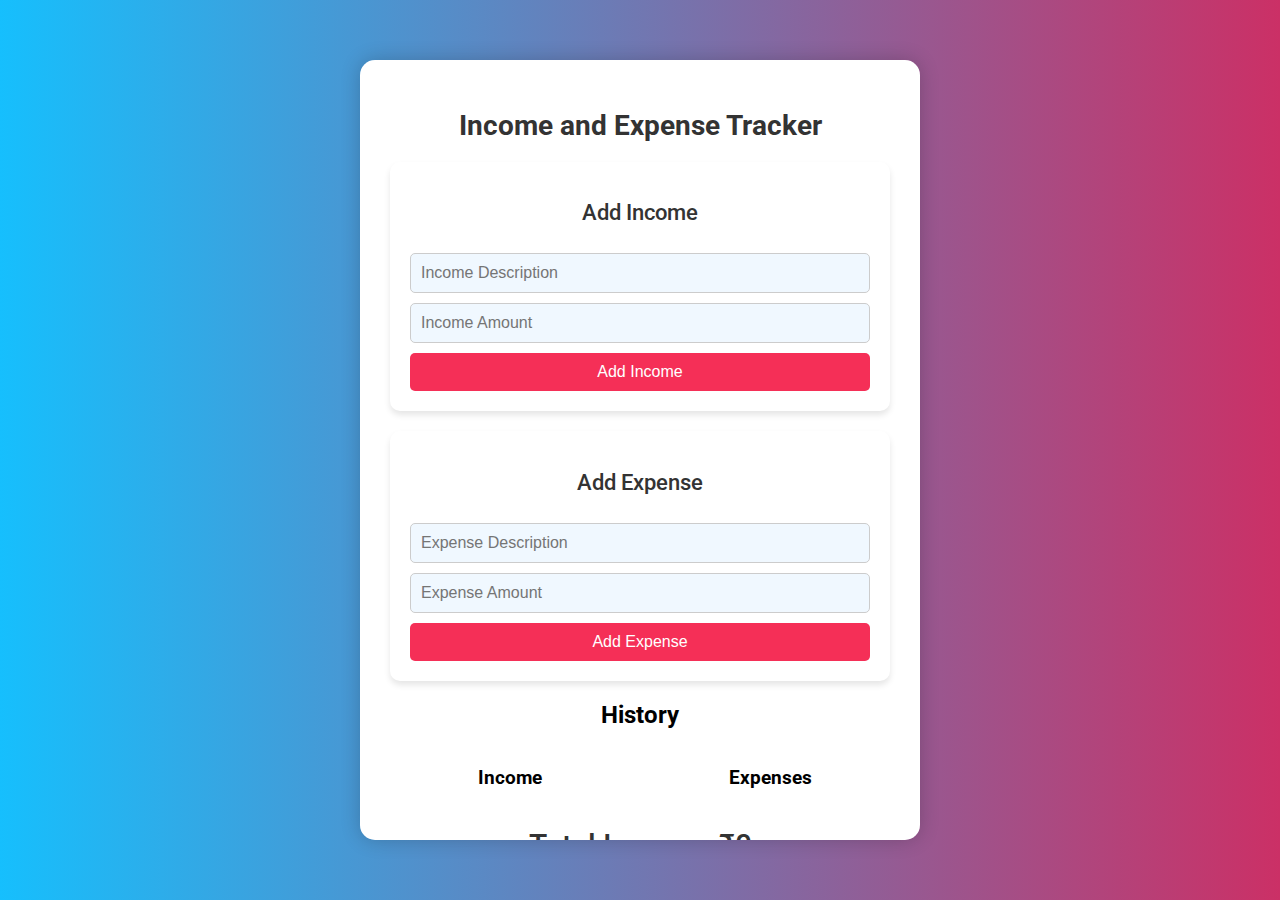
<file: EXPENSE TRACKER/index.html>
<!DOCTYPE html>
<html lang="en">
<head>
    <meta charset="UTF-8">
    <meta name="viewport" content="width=device-width, initial-scale=1.0">
    <title>Income and Expense Tracker</title>
    <link rel="stylesheet" href="style.css">
    <link rel="icon" href="icon.jpg">
    <link href="https://fonts.googleapis.com/css2?family=Roboto:wght@400;500;700&display=swap" rel="stylesheet">
</head>
<body>
    <div class="container">
        <h1>Income and Expense Tracker</h1>
        <div class="form-container">
            <div class="income-form">
                <h2>Add Income</h2>
                <input type="text" id="incomeDescription" placeholder="Income Description">
                <input type="number" id="incomeAmount" placeholder="Income Amount">
                <button id="addIncomeBtn">Add Income</button>
            </div>
            <div class="expense-form">
                <h2>Add Expense</h2>
                <input type="text" id="description" placeholder="Expense Description">
                <input type="number" id="amount" placeholder="Expense Amount">
                <button id="addExpenseBtn">Add Expense</button>
            </div>
        </div>
        <div class="history">
            <h2>History</h2>
            <div class="history-table">
                <div class="income-column">
                    <h3>Income</h3>
                    <ul id="incomeList"></ul>
                </div>
                <div class="expense-column">
                    <h3>Expenses</h3>
                    <ul id="expenseList"></ul>
                </div>
            </div>
        </div>
        <div class="total">
            <h2>Total Income: ₹<span id="totalIncome">0</span></h2>
            <h2>Total Expense: ₹<span id="totalExpense">0</span></h2>
            <h2>Net Amount: ₹<span id="netAmount">0</span></h2>
        </div>
    </div>
    <script src="script.js"></script>
</body>
</html>
</file>
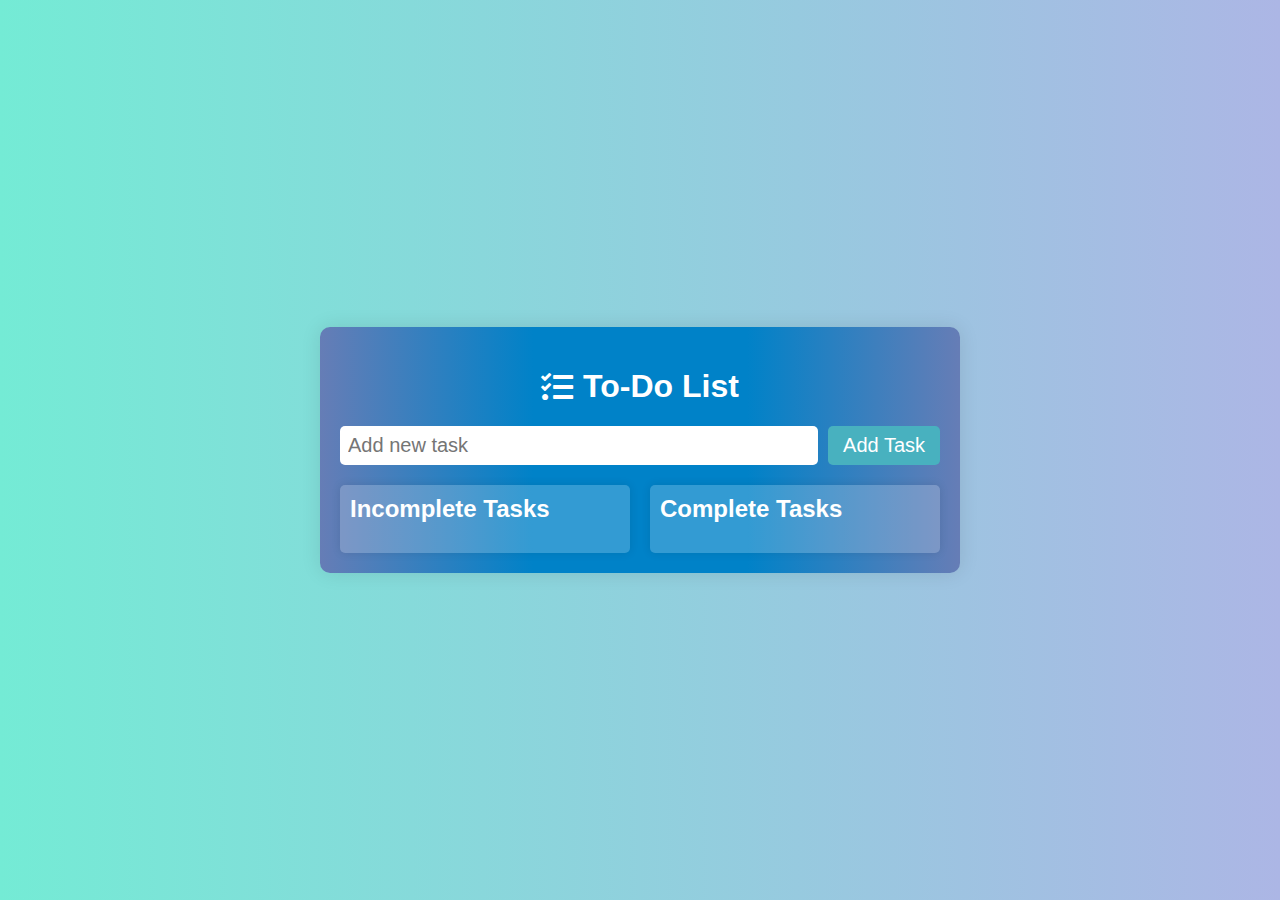
<file: TO-DO LIST/index.html>
<!DOCTYPE html>
<html lang="en">
<head>
<meta charset="UTF-8">
<meta name="viewport" content="width=device-width, initial-scale=1.0">
<title>To-Do List App</title>
<link rel="stylesheet" href="style.css">
<link rel="stylesheet" href="https://cdnjs.cloudflare.com/ajax/libs/font-awesome/5.15.4/css/all.min.css">
</head>
<body>
<div class="center-screen">
    <div class="container">
        <div class="header">
            <h1><i class="fas fa-tasks"></i> To-Do List</h1>
        </div>
        <div class="input-section">
            <input type="text" id="taskInput" placeholder="Add new task">
            <button id="addTaskBtn">Add Task</button>
        </div>
        <div class="sections">
            <div class="section">
                <h2>Incomplete Tasks</h2>
                <ul id="incompleteTasks"></ul>
            </div>
            <div class="section">
                <h2>Complete Tasks</h2>
                <ul id="completeTasks"></ul>
            </div>
        </div>
    </div>
</div>
<script src="script.js"></script>
</body>
</html>
</file>
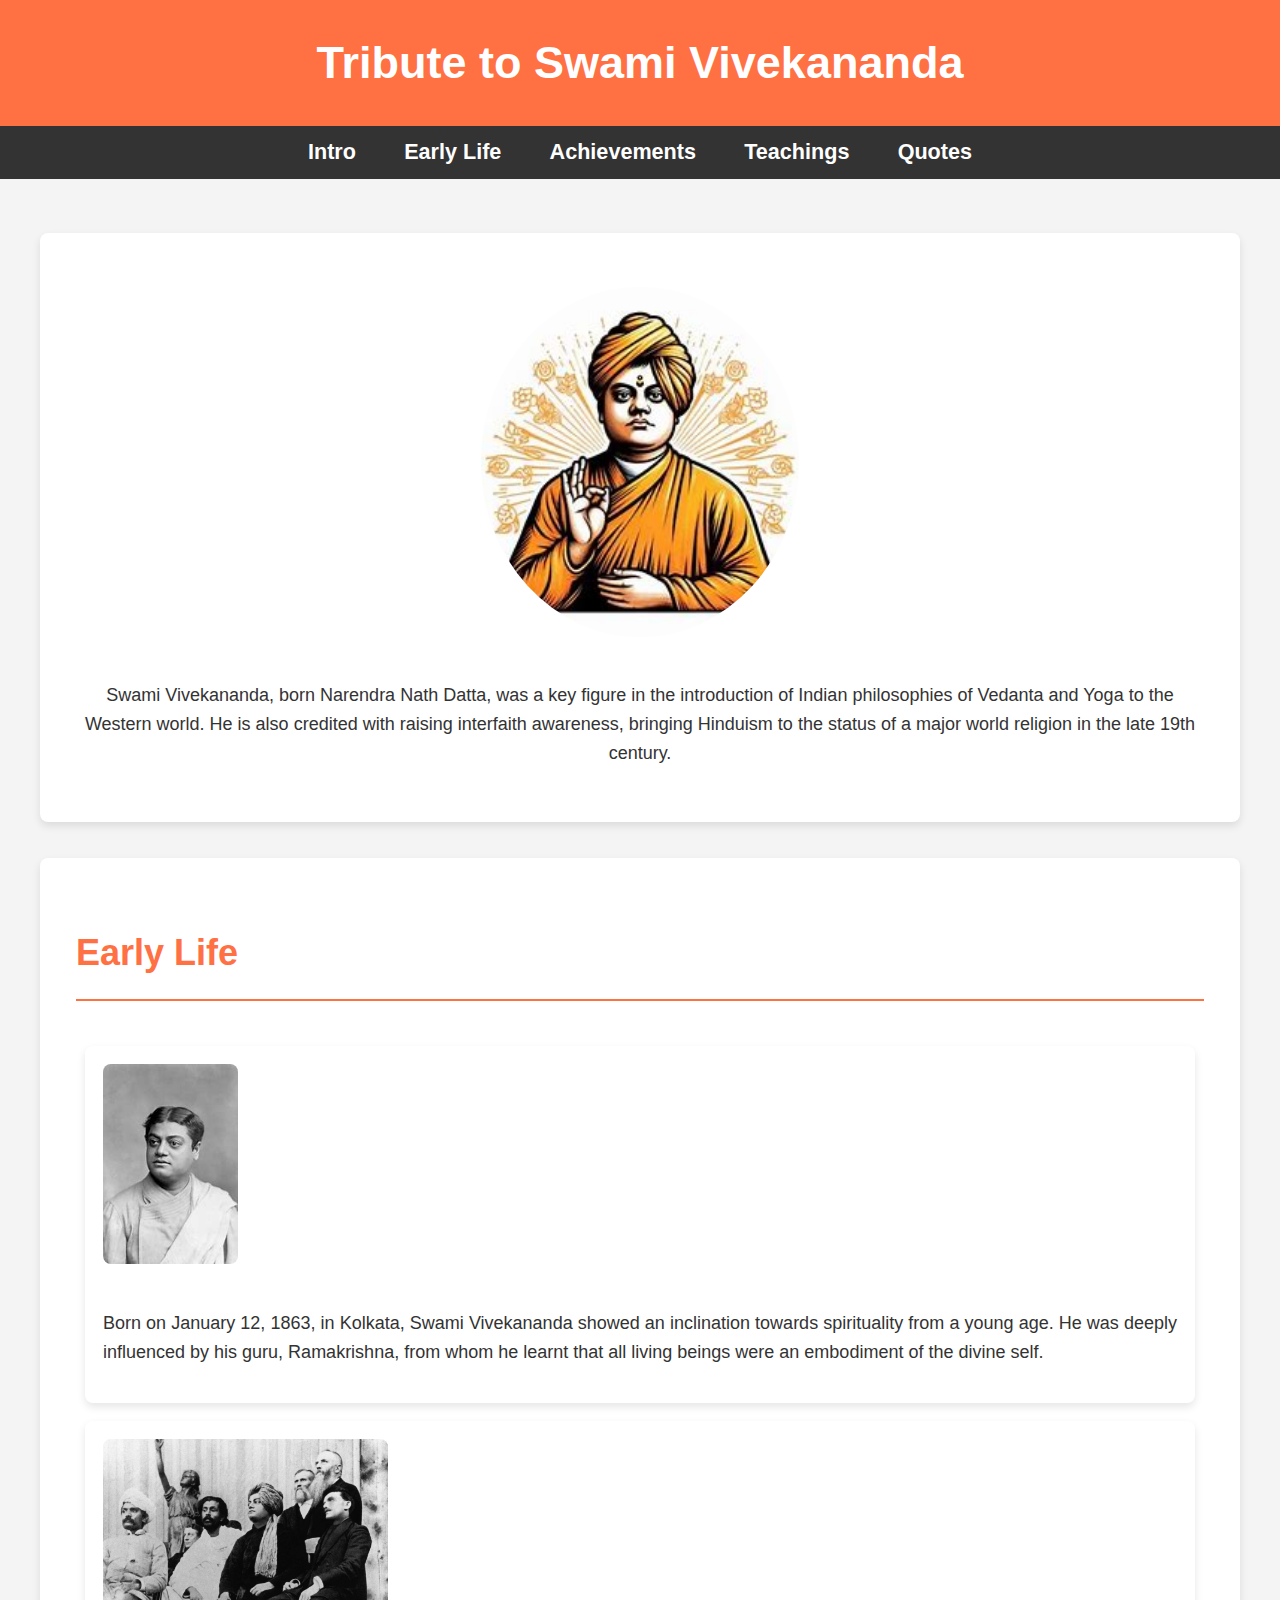
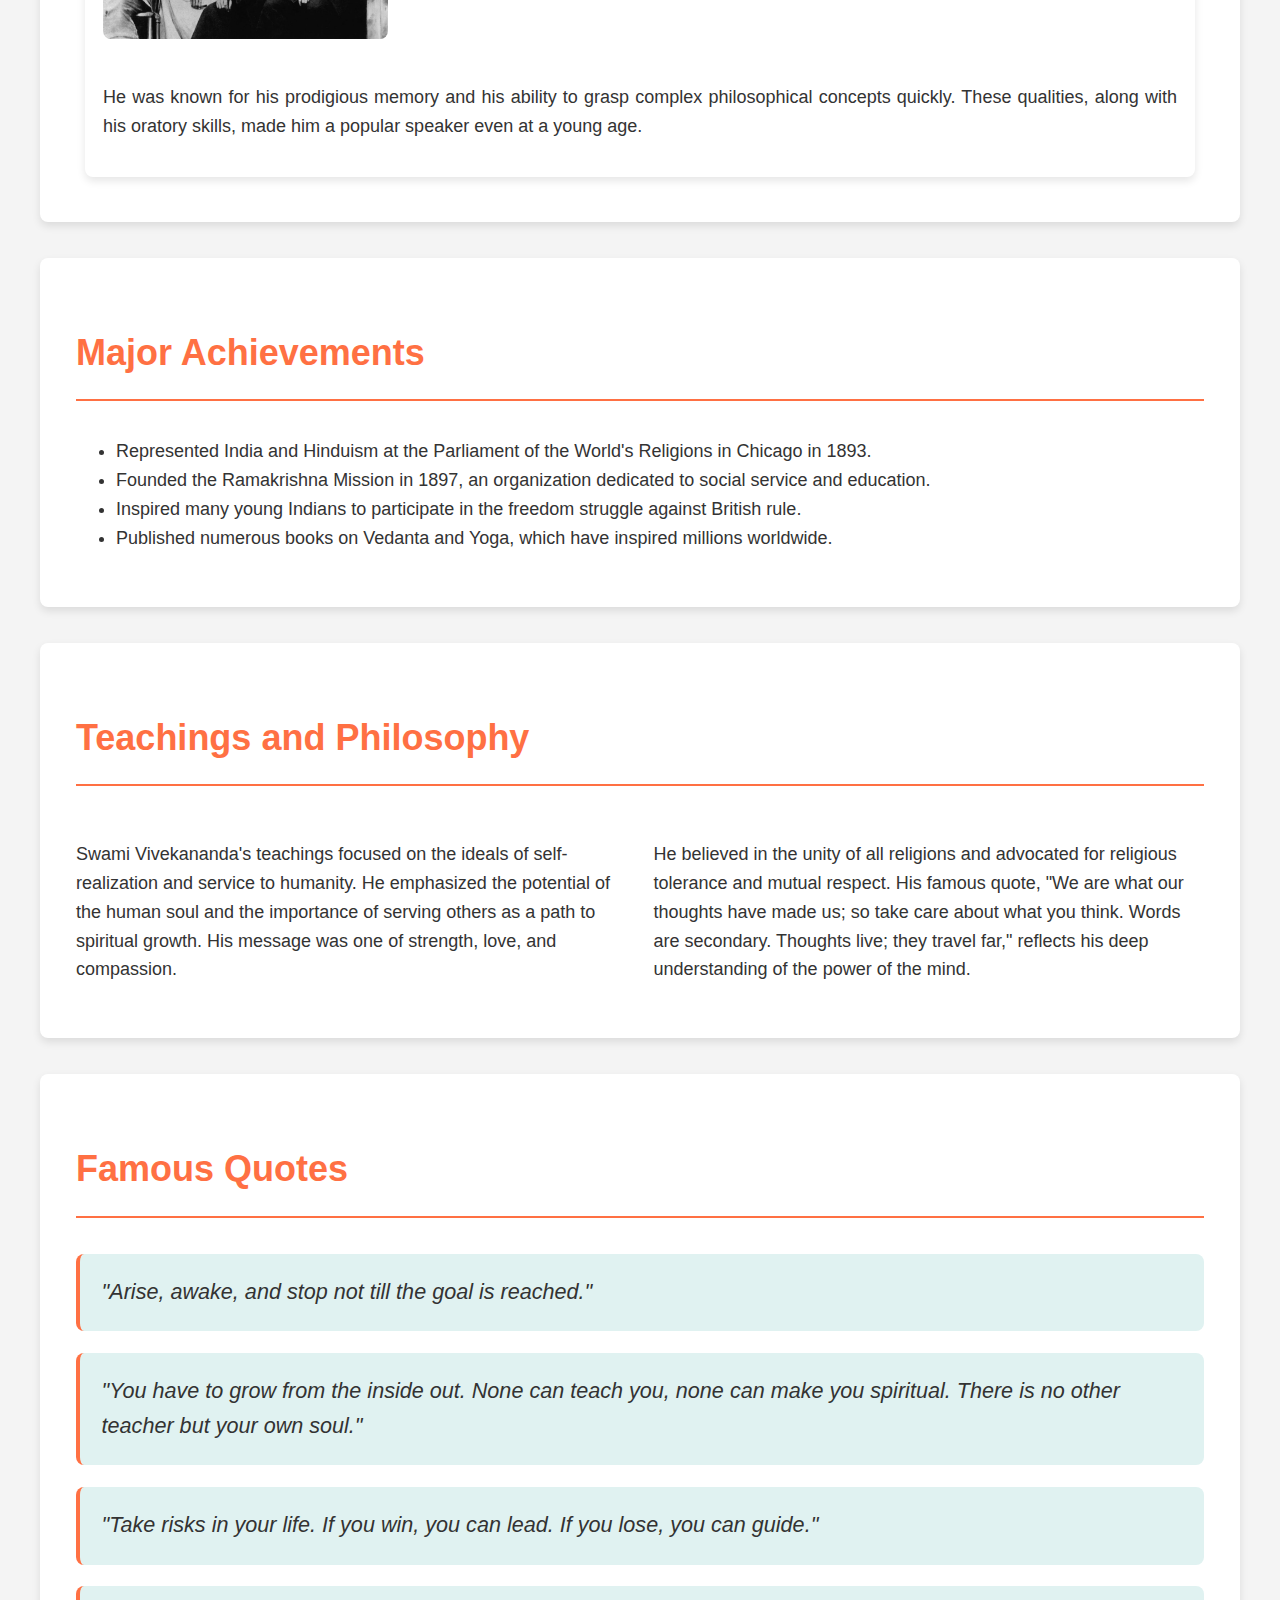
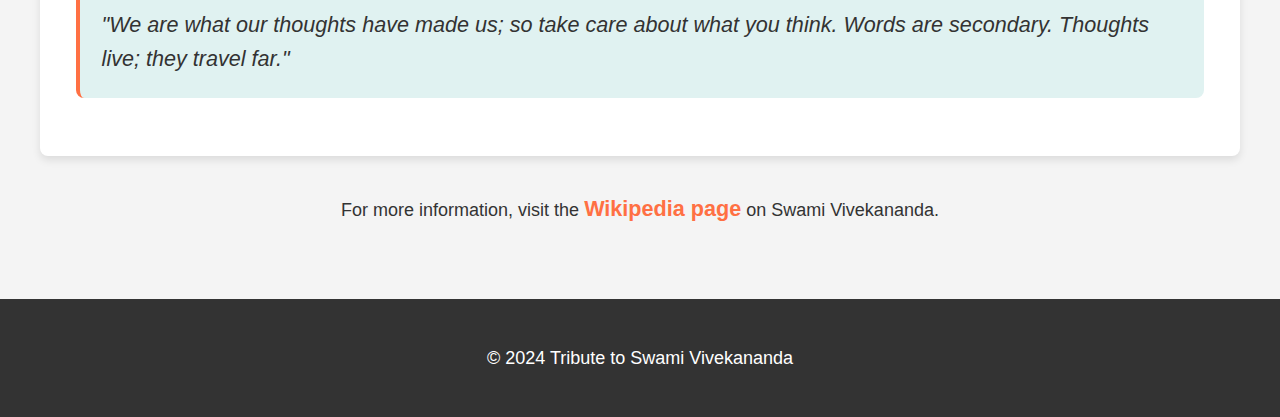
<file: TRIBUTE PAGE/index.html>
<!DOCTYPE html>
<html lang="en">
<head>
    <meta charset="UTF-8">
    <meta name="viewport" content="width=device-width, initial-scale=1.0">
    <link rel="icon" href="Images/icon.jpeg">
    <title>Tribute to Swami Vivekananda</title>
    <style>
        body {
            font-family: 'Arial', sans-serif;
            font-size: 18px;
            line-height: 1.6;
            margin: 0;
            padding: 0;
            background-color: #f4f4f4;
            color: #333;
            scroll-behavior: smooth;
        }

        header {
            background: #ff7043;
            color: #fff;
            padding: 1.5em 0;
            text-align: center;
            box-shadow: 0 4px 8px rgba(0, 0, 0, 0.1);
        }

        header h1 {
            margin: 0;
            font-size: 2.5em;
        }

        nav {
            background: #333;
            color: #fff;
            padding: 0.5em;
            text-align: center;
            position: sticky;
            top: 0;
            z-index: 1000;
        }

        nav a {
            color: #fff;
            text-decoration: none;
            margin: 0 1em;
            font-weight: bold;
            font-size: 1.2em;
        }

        nav a:hover {
            text-decoration: underline;
        }

        main {
            max-width: 1200px;
            margin: 0 auto;
            padding: 1em;
        }

        .section {
            background: #fff;
            margin: 2em 0;
            padding: 2em;
            border-radius: 8px;
            box-shadow: 0 4px 8px rgba(0, 0, 0, 0.1);
        }

        .section h2 {
            color: #ff7043;
            border-bottom: 2px solid #ff7043;
            padding-bottom: 0.5em;
            margin-bottom: 1em;
            font-size: 2em;
        }

        .intro {
            text-align: center;
        }

        .intro img {
            max-width: 350px;
            height: 350px;
            border-radius: 50%;
            margin: 1em 0;
        }

        .grid-container {
            display: grid;
            grid-template-columns: repeat(auto-fit, minmax(300px, 1fr));
            gap: 1.5em;
        }

        .quotes blockquote {
            font-style: italic;
            margin: 1em 0;
            padding: 1em;
            border-left: 4px solid #ff7043;
            background: #e0f2f1;
            border-radius: 8px;
            font-size: 1.2em;
        }

        footer {
            background: #333;
            color: #fff;
            text-align: center;
            padding: 1.5em 0;
            margin-top: 2em;
        }

        .more-info {
            text-align: center;
            margin-top: 2em;
        }

        .more-info a {
            text-decoration: none;
            color: #ff7043;
            font-weight: bold;
            font-size: 1.2em;
        }

        .more-info a:hover {
            text-decoration: underline;
        }

        .container {
            display: flex;
            flex-wrap: wrap;
            justify-content: space-between;
        }

        .container > div {
            flex: 1 1 calc(50% - 1em);
            margin: 0.5em;
            padding: 1em;
            background: #fff;
            border-radius: 8px;
            box-shadow: 0 4px 8px rgba(0, 0, 0, 0.1);
        }

        .container > div img {
            max-width: 500px;
            height: 200px;
            border-radius: 8px;
            margin-bottom: 1em;
        }

        .container > div p {
            text-align: justify;
        }

        @media (max-width: 768px) {
            .container > div {
                flex: 1 1 100%;
            }
        }
    </style>
</head>
<body>
    <header>
        <h1>Tribute to Swami Vivekananda</h1>
    </header>

    <nav>
        <a href="#intro">Intro</a>
        <a href="#life">Early Life</a>
        <a href="#achievements">Achievements</a>
        <a href="#teachings">Teachings</a>
        <a href="#quotes">Quotes</a>
    </nav>

    <main>
        <section id="intro" class="section intro">
            <img src="Images/photo.png" alt="Swami Vivekananda">
            <p>Swami Vivekananda, born Narendra Nath Datta, was a key figure in the introduction of Indian philosophies of Vedanta and Yoga to the Western world. He is also credited with raising interfaith awareness, bringing Hinduism to the status of a major world religion in the late 19th century.</p>
        </section>

        <section id="life" class="section">
            <h2>Early Life</h2>
            <div class="container">
                <div>
                    <img src="Images/early-life.jpeg" alt="Early Life of Swami Vivekananda">
                    <p>Born on January 12, 1863, in Kolkata, Swami Vivekananda showed an inclination towards spirituality from a young age. He was deeply influenced by his guru, Ramakrishna, from whom he learnt that all living beings were an embodiment of the divine self.</p>
                </div>
                <div>
                    <img src="Images/early-speaker.jpg" alt="Swami Vivekananda as a Speaker">
                    <p>He was known for his prodigious memory and his ability to grasp complex philosophical concepts quickly. These qualities, along with his oratory skills, made him a popular speaker even at a young age.</p>
                </div>
            </div>
        </section>

        <section id="achievements" class="section">
            <h2>Major Achievements</h2>
            <ul>
                <li>Represented India and Hinduism at the Parliament of the World's Religions in Chicago in 1893.</li>
                <li>Founded the Ramakrishna Mission in 1897, an organization dedicated to social service and education.</li>
                <li>Inspired many young Indians to participate in the freedom struggle against British rule.</li>
                <li>Published numerous books on Vedanta and Yoga, which have inspired millions worldwide.</li>
            </ul>
        </section>

        <section id="teachings" class="section">
            <h2>Teachings and Philosophy</h2>
            <div class="grid-container">
                <div>
                    <p>Swami Vivekananda's teachings focused on the ideals of self-realization and service to humanity. He emphasized the potential of the human soul and the importance of serving others as a path to spiritual growth. His message was one of strength, love, and compassion.</p>
                </div>
                <div>
                    <p>He believed in the unity of all religions and advocated for religious tolerance and mutual respect. His famous quote, "We are what our thoughts have made us; so take care about what you think. Words are secondary. Thoughts live; they travel far," reflects his deep understanding of the power of the mind.</p>
                </div>
            </div>
        </section>

        <section id="quotes" class="section quotes">
            <h2>Famous Quotes</h2>
            <blockquote>"Arise, awake, and stop not till the goal is reached."</blockquote>
            <blockquote>"You have to grow from the inside out. None can teach you, none can make you spiritual. There is no other teacher but your own soul."</blockquote>
            <blockquote>"Take risks in your life. If you win, you can lead. If you lose, you can guide."</blockquote>
            <blockquote>"We are what our thoughts have made us; so take care about what you think. Words are secondary. Thoughts live; they travel far."</blockquote>
        </section>

        <div class="more-info">
            <p>For more information, visit the <a href="https://en.wikipedia.org/wiki/Swami_Vivekananda" target="_blank">Wikipedia page</a> on Swami Vivekananda.</p>
        </div>
    </main>

    <footer>
        <p>&copy; 2024 Tribute to Swami Vivekananda</p>
    </footer>
</body>
</html>
</file>
<file: EXPENSE TRACKER/style.css>
body {
    font-family: 'Roboto', sans-serif;
    background: linear-gradient(to right, #16BFFD, #CB3066);
    margin: 0;
    padding: 0;
    display: flex;
    justify-content: center;
    align-items: center;
    height: 100vh;
}

.container {
    background-color: #ffffff;
    padding: 30px;
    border-radius: 15px;
    box-shadow: 0 0 20px rgba(0, 0, 0, 0.2);
    width: 500px;
    text-align: center;
    margin: 20px auto; 
    max-height: 80vh; 
    overflow-y: auto; 
    overflow-x: hidden; 
}


h1 {
    margin-bottom: 20px;
    font-size: 28px;
    font-weight: 700;
    color: #333;
}

.form-container {
    display: flex;
    flex-direction: column;
    gap: 20px;
    margin-bottom: 20px;
    flex-grow: 1;
}

.income-form, .expense-form {
    display: flex;
    flex-direction: column;
    gap: 10px;
    padding: 20px;
    border-radius: 10px;
    box-shadow: 0 4px 6px rgba(0, 0, 0, 0.1);
}

.income-form h2, .expense-form h2 {
    font-size: 22px;
    font-weight: 500;
    color: #333;
}

.income-form input, .expense-form input {
    padding: 10px;
    border: 1px solid #ccc;
    border-radius: 5px;
    font-size: 16px;
    background-color: #f0f8ff; 
}

.income-form button, .expense-form button {
    padding: 10px;
    border: none;
    border-radius: 5px;
    background-color: #F52F57;
    color: white;
    cursor: pointer;
    font-size: 16px;
    font-weight: 500;
    transition: background-color 0.3s ease;
}

.income-form button:hover, .expense-form button:hover {
    background-color: #c72a49;
}

.history-table {
    display: flex;
    justify-content: space-between;
    gap: 20px;
}

.history-table div {
    width: 48%;
}

.history ul {
    list-style: none;
    padding: 0;
    margin: 0;
}

.history li {
    padding: 10px;
    background-color: #f9f9f9;
    margin: 5px 0;
    border: 1px solid #ccc;
    border-radius: 5px;
    display: flex;
    justify-content: space-between;
    align-items: center;
    font-size: 16px;
}

.history li span {
    font-weight: 500;
}

.delete-btn {
    background-color: transparent;
    border: none;
    color: #F52F57; /* Green color */
    font-size: 18px;
    cursor: pointer;
    transition: background-color 0.3s ease, color 0.3s ease; /* Add transition effect */
    padding: 5px 10px; /* Add padding */
    border-radius: 5px; /* Add border radius */
}

.delete-btn:hover {
    background-color: #F52F57; /* Green color on hover */
    color: #fff; /* White text color on hover */
}

.total {
    margin-top: 20px;
    font-size: 20px;
    color: #333;
}

.total h2 {
    margin: 10px 0;
    font-weight: 500;
}


/* media queries for responsiveness */
@media only screen and (max-width: 600px) {
    .container {
        width: 90%;
    }

    .form-container {
        flex-direction: column;
    }

    .history-table {
        flex-direction: column;
    }

    .history-table div {
        width: 100%;
    }
}
</file>
<file: TO-DO LIST/style.css>
body {
    font-family: Arial, sans-serif;
    margin: 0;
    padding: 0;
    background: linear-gradient(to right,#74ebd5,#acb6e5);
}

.center-screen {
    display: flex;
    justify-content: center;
    align-items: center;
    height: 100vh;
}

.container {
    width: 90%;
    max-width: 600px;
    background: linear-gradient(to right,#667db6,#0082c8,#0082c8,#667db6);
    padding: 20px;
    border-radius: 10px;
    box-shadow: 0 0 20px rgba(0, 0, 0, 0.1);
    color: #fff;
}

.header {
    text-align: center;
    margin-bottom: 20px;
}

.header h1 {
    display: flex;
    align-items: center;
    justify-content: center;
}

.header h1 i {
    margin-right: 10px;
}

.input-section {
    display: flex;
    margin-bottom: 20px;
}

.input-section input[type="text"] {
    flex: 1;
    padding: 8px;
    margin-right: 10px;
    border: none;
    border-radius: 5px;
    font-size: 20px; 
}

.input-section button {
    padding: 8px 15px;
    background-color: #48b1bf;
    color: #fff;
    border: none;
    border-radius: 5px;
    cursor: pointer;
    font-size: 20px; 
}

.sections {
    display: flex;
    justify-content: space-between;
    margin-top: 20px;
    gap: 20px; 
}

.section {
    flex: 1;
    background-color: rgba(255, 255, 255, 0.2);
    padding: 10px;
    border-radius: 5px;
    box-shadow: 0 0 10px rgba(0, 0, 0, 0.1);
}

h2 {
    margin-top: 0;
}

ul {
    list-style-type: none;
    padding: 0;
}

li {
    padding: 8px 0;
    font-size: 20px; 
}

.delete-btn {
    background-color: transparent;
    color: white;
    border: none;
    border-radius: 3px;
    padding: 5px 10px;
    cursor: pointer;
    float: right;
    margin-left: 5px;
    font-size: 20px; 
}

.checkbox {
    margin-right: 8px;
    transform: scale(1.5); 
}
</file>
